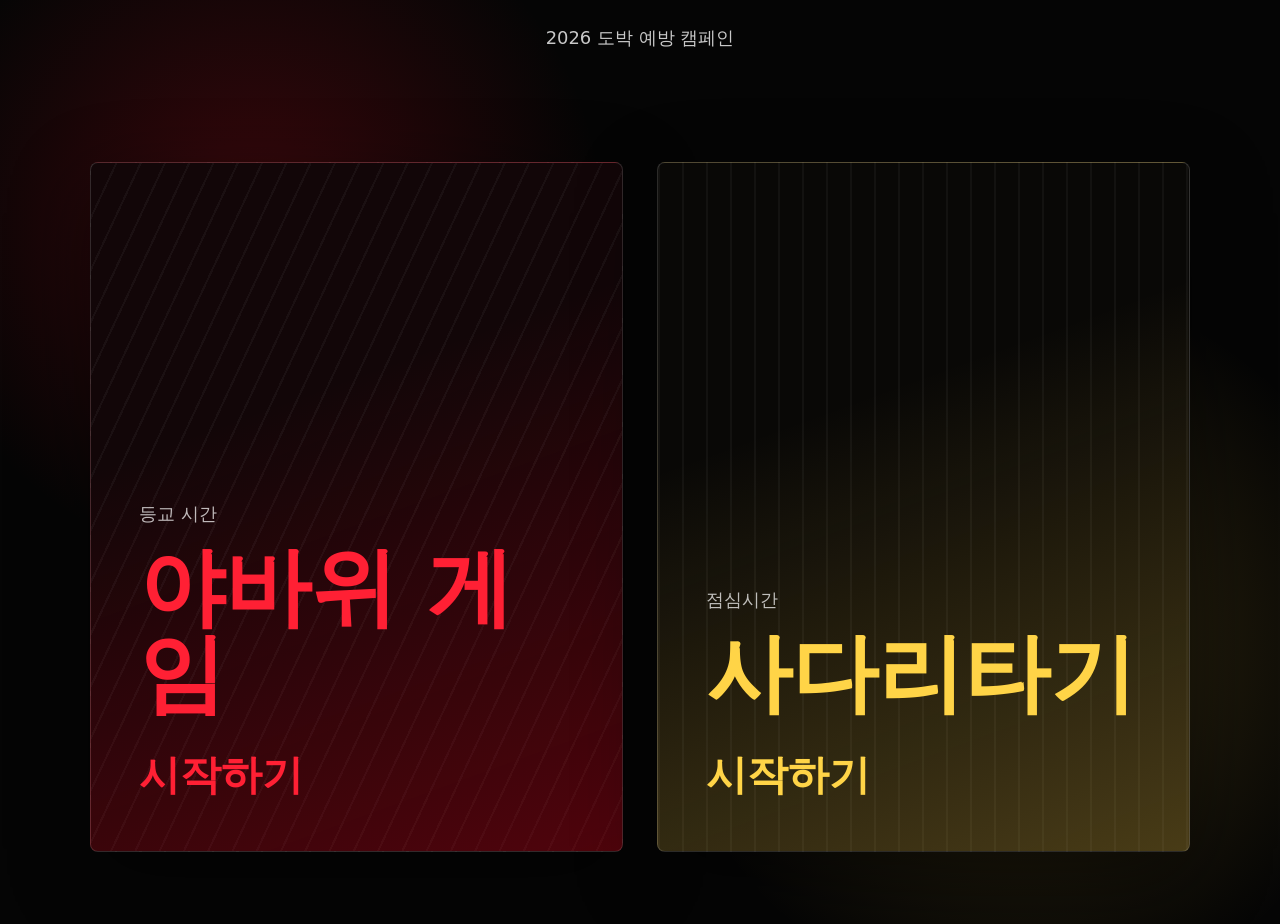
<file: index.html>
<!doctype html>
<html lang="ko">
  <head>
    <meta charset="UTF-8" />
    <meta name="viewport" content="width=device-width, initial-scale=1.0" />
    <title>2026 도박 예방 캠페인</title>
    <link rel="stylesheet" href="styles.css" />
  </head>
  <body>
    <main class="app">
      <section class="screen home-screen active">
        <p class="campaign-label">2026 도박 예방 캠페인</p>
        <div class="home-grid">
          <a class="program-tile shell-tile" href="yabawi.html">
            <span class="tile-time">등교 시간</span>
            <span class="tile-title">야바위 게임</span>
            <span class="tile-action">시작하기</span>
          </a>
          <a class="program-tile ladder-tile" href="ladder.html">
            <span class="tile-time">점심시간</span>
            <span class="tile-title">사다리타기</span>
            <span class="tile-action">시작하기</span>
          </a>
        </div>
      </section>
    </main>
  </body>
</html>
</file>
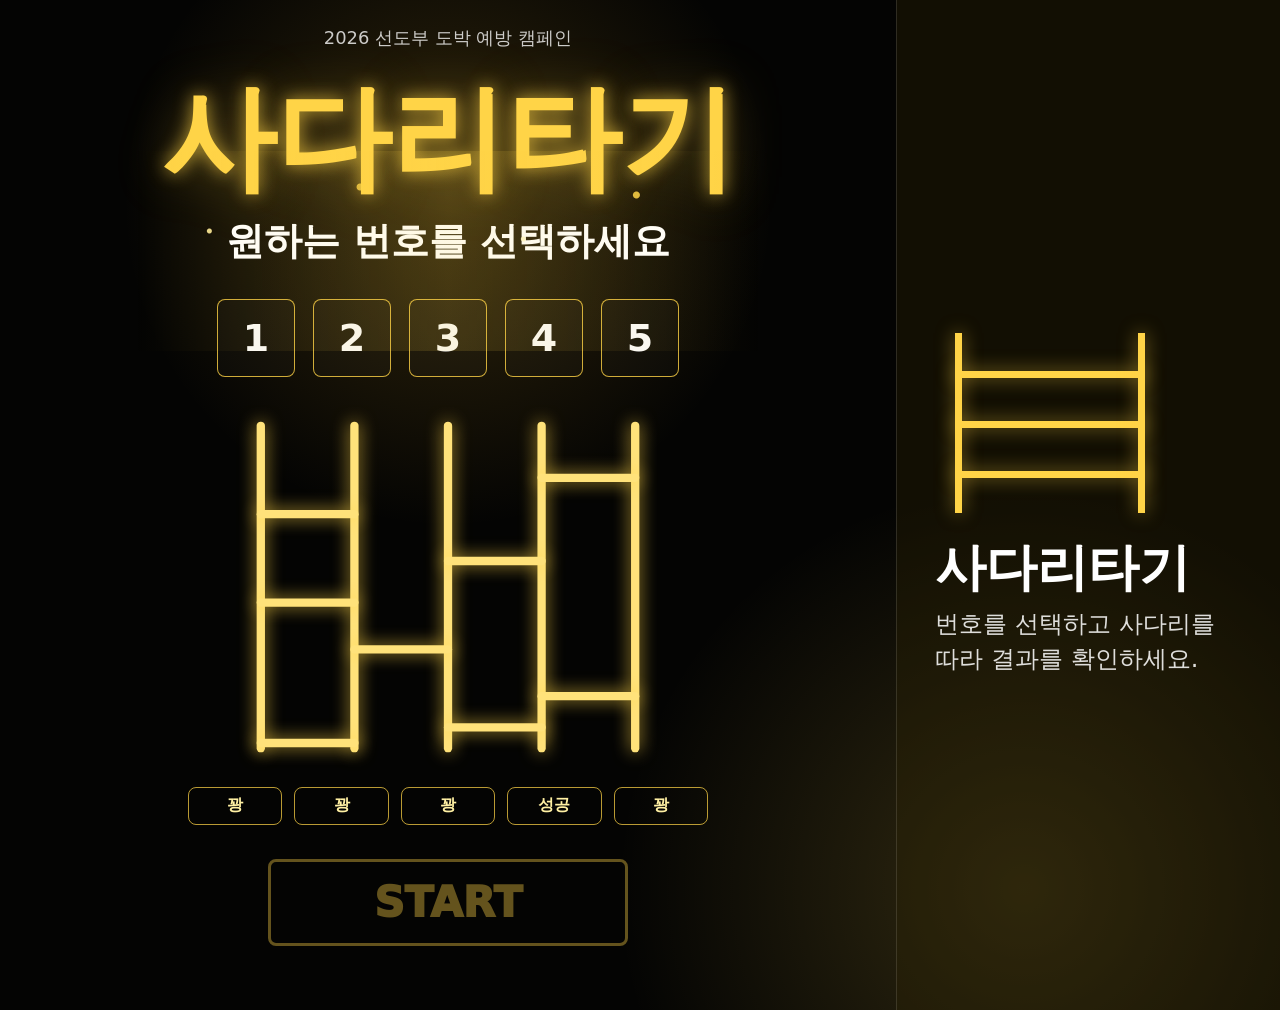
<file: ladder.html>
<!doctype html>
<html lang="ko">
  <head>
    <meta charset="UTF-8" />
    <meta name="viewport" content="width=device-width, initial-scale=1.0" />
    <title>사다리타기</title>
    <link rel="stylesheet" href="styles.css" />
  </head>
  <body>
    <main class="app" data-game="ladder">
      <section class="screen ladder-theme active">
        <div class="layout">
          <article class="stage ladder-stage" aria-live="polite">
            <p class="campaign-label">2026 선도부 도박 예방 캠페인</p>

            <div class="ladder-cover ladder-view active" data-ladder-view="cover">
              <div class="gold-dust" aria-hidden="true"></div>
              <h1>사다리타기</h1>
              <p>원하는 번호를 선택하세요</p>
              <div class="number-row">
                <button class="number-choice" data-number="1">1</button>
                <button class="number-choice" data-number="2">2</button>
                <button class="number-choice" data-number="3">3</button>
                <button class="number-choice" data-number="4">4</button>
                <button class="number-choice" data-number="5">5</button>
              </div>
              <div class="cover-ladder-preview" aria-hidden="true">
                <svg viewBox="0 0 500 360">
                  <g class="ladder-lines">
                    <path d="M70 20 L70 330" />
                    <path d="M160 20 L160 330" />
                    <path d="M250 20 L250 330" />
                    <path d="M340 20 L340 330" />
                    <path d="M430 20 L430 330" />
                    <path d="M340 70 L430 70" />
                    <path d="M70 105 L160 105" />
                    <path d="M250 150 L340 150" />
                    <path d="M70 190 L160 190" />
                    <path d="M160 235 L250 235" />
                    <path d="M340 280 L430 280" />
                    <path d="M250 310 L340 310" />
                    <path d="M70 325 L160 325" />
                  </g>
                </svg>
                <div class="preview-result">
                  <span data-preview-result="1">꽝</span>
                  <span data-preview-result="2">꽝</span>
                  <span data-preview-result="3">꽝</span>
                  <span data-preview-result="4">성공</span>
                  <span data-preview-result="5">꽝</span>
                </div>
              </div>
              <button class="primary-action gold-action" data-ladder-start disabled>START</button>
            </div>

            <div class="ladder-play ladder-view" data-ladder-view="play">
              <div class="ladder-top">
                <span data-ladder-top="1">1</span>
                <span data-ladder-top="2">2</span>
                <span data-ladder-top="3">3</span>
                <span data-ladder-top="4">4</span>
                <span data-ladder-top="5">5</span>
              </div>
              <div class="ladder-board">
                <svg viewBox="0 0 500 520" role="img" aria-label="네온 사다리">
                  <g class="ladder-lines">
                    <path d="M70 20 L70 455" />
                    <path d="M160 20 L160 455" />
                    <path d="M250 20 L250 455" />
                    <path d="M340 20 L340 455" />
                    <path d="M430 20 L430 455" />
                    <path d="M340 88 L430 88" />
                    <path d="M70 130 L160 130" />
                    <path d="M250 190 L340 190" />
                    <path d="M70 245 L160 245" />
                    <path d="M160 300 L250 300" />
                    <path d="M340 355 L430 355" />
                    <path d="M250 378 L340 378" />
                    <path d="M70 392 L160 392" />
                    <path id="riggedBar" class="rigged-bar" d="" />
                  </g>
                  <path id="ladderTrace" class="ladder-trace" d="" />
                  <path id="ladderRiggedTrace" class="ladder-trace rigged-trace" d="" />
                  <circle class="trace-dot" r="8">
                    <animateMotion dur="5s" begin="indefinite" fill="freeze" path="" />
                  </circle>
                </svg>
              </div>
              <div class="result-row">
                <span data-ladder-result="1">꽝</span>
                <span data-ladder-result="2">꽝</span>
                <span data-ladder-result="3">꽝</span>
                <span data-ladder-result="4">성공</span>
                <span data-ladder-result="5">꽝</span>
              </div>
            </div>

            <div class="warning-view ladder-view" data-ladder-view="warning">
              <div class="warning-sign" aria-hidden="true">!</div>
              <h2>속지 마!</h2>
              <p>한 번의 선택이 돌이킬 수 없게 됩니다</p>
              <strong>도박 문제 상담 1336</strong>
              <button class="dark-action" data-reset>처음으로</button>
            </div>
          </article>

          <aside class="guide-panel ladder-guide">
            <div class="guide-ladder" aria-hidden="true">
              <span></span>
              <span></span>
              <span></span>
            </div>
            <h2>사다리타기</h2>
            <p>번호를 선택하고 사다리를 따라 결과를 확인하세요.</p>
          </aside>
        </div>
      </section>
    </main>

    <script src="script.js"></script>
  </body>
</html>
</file>
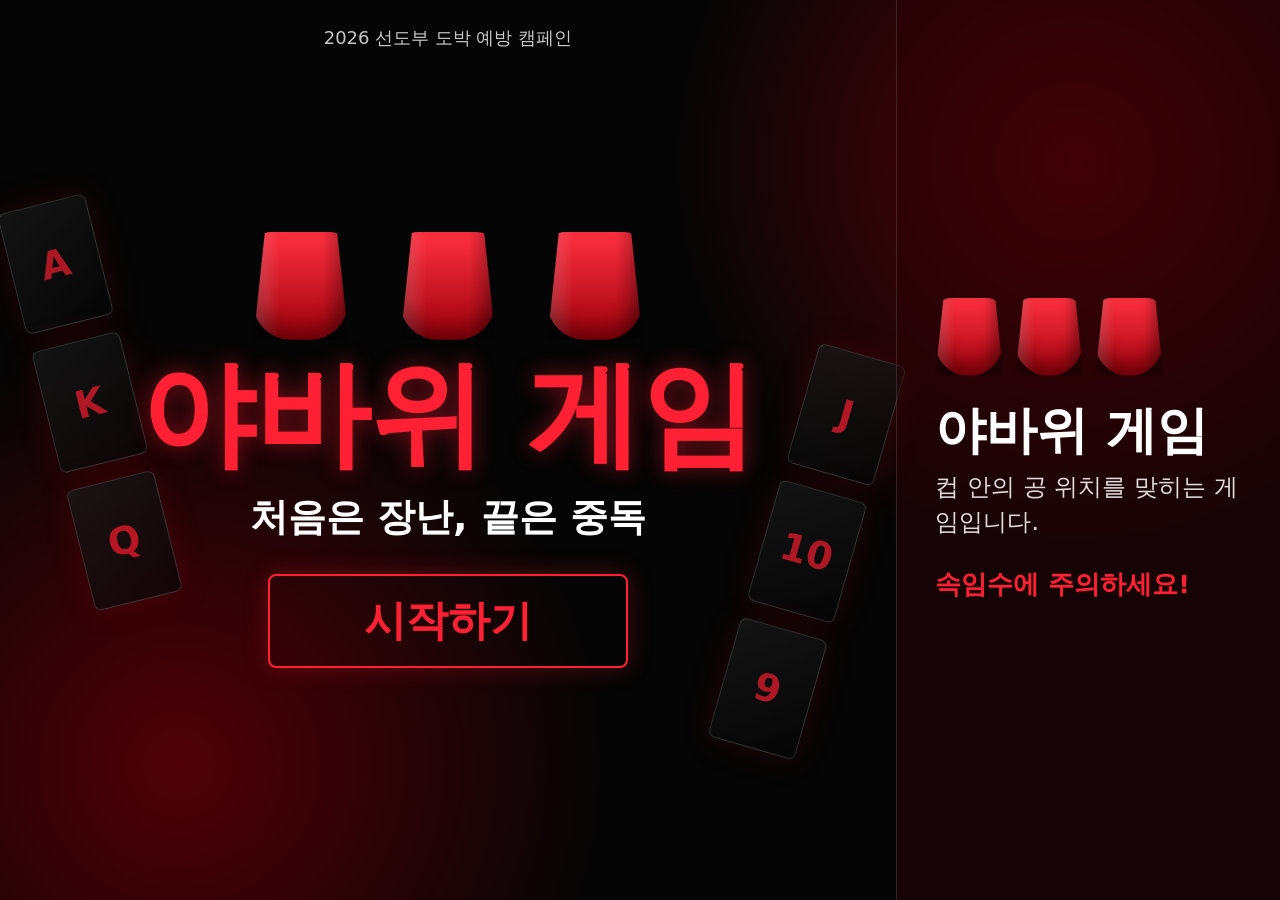
<file: yabawi.html>
<!doctype html>
<html lang="ko">
  <head>
    <meta charset="UTF-8" />
    <meta name="viewport" content="width=device-width, initial-scale=1.0" />
    <title>야바위</title>
    <link rel="stylesheet" href="styles.css" />
  </head>
  <body>
    <main class="app" data-game="shell">
      <section class="screen shell-theme active">
        <div class="layout">
          <article class="stage shell-stage" aria-live="polite">
            <p class="campaign-label">2026 선도부 도박 예방 캠페인</p>

            <div class="shell-cover shell-view active" data-shell-view="cover">
              <div class="casino-deck left-deck" aria-hidden="true">
                <span>A</span>
                <span>K</span>
                <span>Q</span>
              </div>
              <div class="cover-content">
                <div class="cover-cups" aria-hidden="true">
                  <span class="cup small"></span>
                  <span class="cup small"></span>
                  <span class="cup small"></span>
                </div>
                <h1>야바위 게임</h1>
                <p>처음은 장난, 끝은 중독</p>
                <button class="primary-action red-action" data-shell-start>시작하기</button>
              </div>
              <div class="casino-deck right-deck" aria-hidden="true">
                <span>J</span>
                <span>10</span>
                <span>9</span>
              </div>
            </div>

            <div class="shell-pick shell-view" data-shell-view="pick">
              <h2 id="shellPrompt">컵 안의 공이 어디에 있을까요?</h2>
              <div class="cup-row" id="shellCups">
                <button class="cup-choice" data-cup="0" aria-label="왼쪽 컵 선택">
                  <span class="shell-ball" aria-hidden="true"></span>
                  <span class="cup"></span>
                </button>
                <button class="cup-choice" data-cup="1" aria-label="가운데 컵 선택">
                  <span class="shell-ball" aria-hidden="true"></span>
                  <span class="cup"></span>
                </button>
                <button class="cup-choice" data-cup="2" aria-label="오른쪽 컵 선택">
                  <span class="shell-ball" aria-hidden="true"></span>
                  <span class="cup"></span>
                </button>
              </div>
            </div>

            <div class="shell-shuffle shell-view" data-shell-view="shuffle">
              <h2>잘 보고 맞혀보세요!</h2>
              <div class="shuffle-board">
                <span class="metal-ball" aria-hidden="true"></span>
                <span class="moving-cup cup-a"></span>
                <span class="moving-cup cup-b"></span>
                <span class="moving-cup cup-c"></span>
              </div>
            </div>

            <div class="warning-view shell-view" data-shell-view="warning">
              <div class="warning-sign" aria-hidden="true">!</div>
              <h2>속지 마!</h2>
              <p>도박은 조작될 수 있습니다</p>
              <strong>도박 문제 상담 1336</strong>
              <button class="dark-action" data-reset>처음으로</button>
            </div>
          </article>

          <aside class="guide-panel shell-guide">
            <div class="guide-visual" aria-hidden="true">
              <span class="cup tiny"></span>
              <span class="cup tiny"></span>
              <span class="cup tiny"></span>
            </div>
            <h2>야바위 게임</h2>
            <p>컵 안의 공 위치를 맞히는 게임입니다.</p>
            <strong>속임수에 주의하세요!</strong>
          </aside>
        </div>
      </section>
    </main>

    <script src="script.js"></script>
  </body>
</html>
</file>
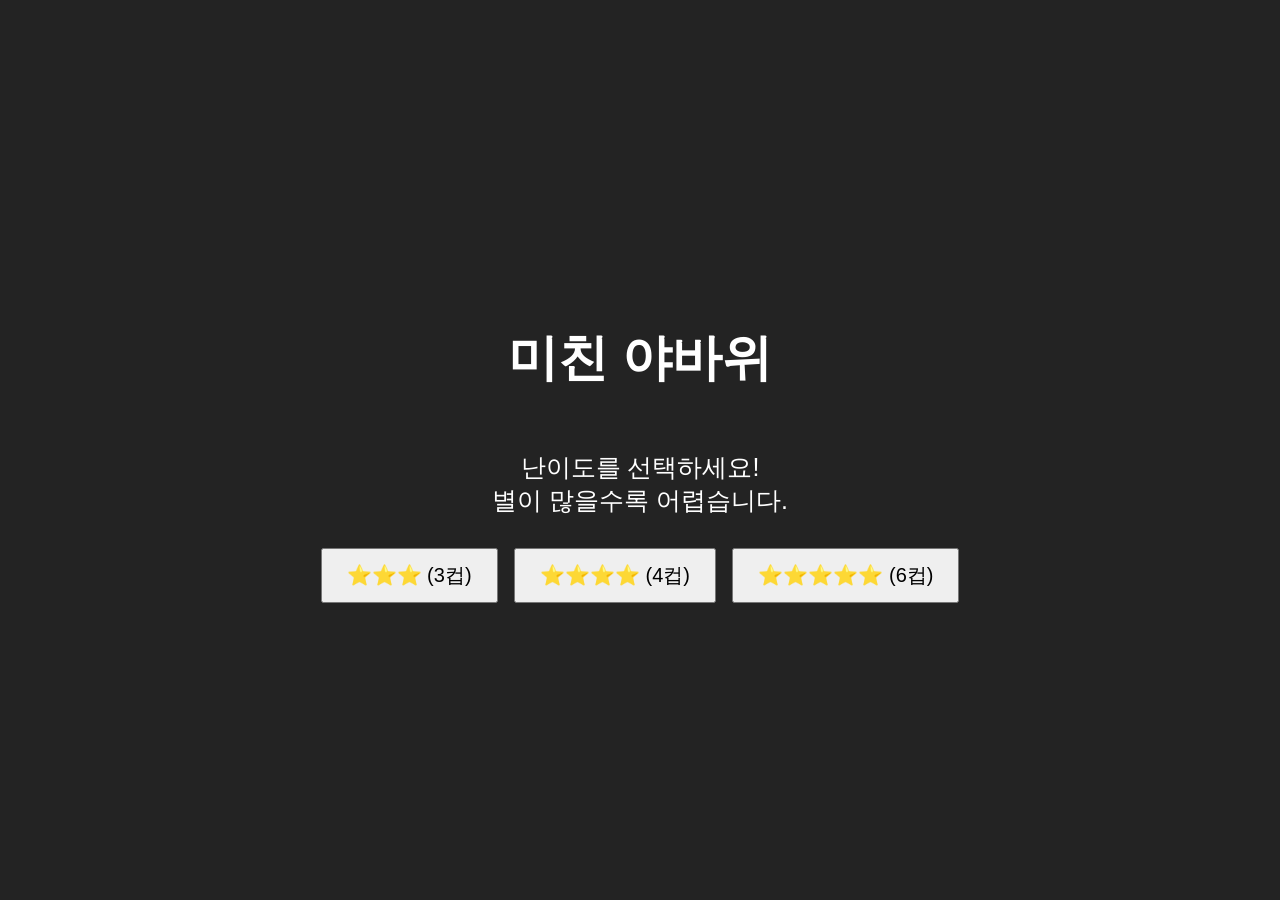
<file: yr.html>
<!DOCTYPE html>
<html lang="ko">
<head>
  <meta charset="UTF-8" />
  <title>야바위 게임</title>
  <style>
    body {
        background-color: rgb(35, 35, 35);
      font-family: Arial, sans-serif;
      display: flex;
      flex-direction: column;
      align-items: center;
      justify-content: center;
      min-height: 100vh;
      margin: 0;
      text-align: center;
    }

    .hidden { display: none; }
    .cups {
      display: flex;
      justify-content: center;
      align-items: flex-start;
      gap: 20px;
      margin: 30px 0;
      position: relative;
      height: 220px;
    }

    .cup {
      width: 160px;
      height: 200px;
      background: rgb(194, 194, 194);
      color: white;
      font-size: 32px;
      display: flex;
      align-items: center;
      justify-content: center;
      cursor: pointer;
      border-radius: 8px;
      user-select: none;
      position: relative;
      transition: transform 0.3s ease;
    }

    button {
      margin: 6px;
      padding: 8px 16px;
    }

    img {
      width: 100%;
      height: 100%;
      object-fit: contain;
      border-radius: 8px;
    }
  </style>
</head>
<body>

<h1 style="color: white;font-size: 50px;">미친 야바위</h1>

<div id="select">
  <p style="color:white;font-size: 25px;">난이도를 선택하세요!<br>별이 많을수록 어렵습니다.</p>
  <button style="font-size:20px; padding:12px 24px;" onclick="setLevel('easy')">⭐️⭐️⭐️ (3컵)</button>
  <button style="font-size:20px; padding:12px 24px;" onclick="setLevel('medium')">⭐️⭐️⭐️⭐️ (4컵)</button>
  <button style="font-size:20px; padding:12px 24px;" onclick="setLevel('hard')">⭐️⭐️⭐️⭐️⭐️ (6컵)</button>
</div>

<div id="game" class="hidden">
  <div class="cups" id="cups"></div>
  <button style="font-size:20px; padding:12px 24px;" id="startBtn">게임 시작</button>
  <p style="color: white;" id="result"></p>
</div>

<script>
let level = null;
let cupCount = 0;
let cups = [];
let shuffling = false;
let finished = false;

const speedMap = { easy: 300, medium: 260, hard: 210 };
const shuffleCounts = { easy: 20, medium: 40, hard: 60 };

const selectDiv = document.getElementById('select');
const gameDiv = document.getElementById('game');
const cupsDiv = document.getElementById('cups');
const startBtn = document.getElementById('startBtn');
const resultP = document.getElementById('result');

function setLevel(lv) {
  level = lv;
  cupCount = lv === 'easy' ? 3 : lv === 'medium' ? 4 : 6;
  initGame();
  selectDiv.classList.add('hidden');
  gameDiv.classList.remove('hidden');
}

function initGame() {
  cups = Array.from({ length: cupCount }, (_, i) => ({ id: i, hasReward: false }));
  const rewardIndex = Math.floor(Math.random() * cupCount);
  cups[rewardIndex].hasReward = true;
  finished = false;
  resultP.textContent = '게임 시작을 누르시면 컵이 섞입니다!';
  startBtn.style.display = 'inline-block';
  renderCups(true); // 게임 시작 전 보상 보이기
}

function renderCups(showReward, selectedIndex = -1) {
  cupsDiv.innerHTML = '';
  cups.forEach((cup, idx) => {
    const div = document.createElement('div');
    div.className = 'cup';
    
    // 사용자가 선택한 컵인 경우 배경색 변경
    if (idx === selectedIndex) {
      div.style.backgroundColor = '#f39c12'; // 강조하고 싶은 색상
      div.style.border = '4px solid white'; // 테두리까지 추가하면 더 명확합니다
    }

    if (showReward && cup.hasReward) {
      const img = document.createElement('img');
      img.src = 'reward.png';
      div.appendChild(img);
    } else {
      div.textContent = '🥤';
      div.style.fontSize = '130px';
    }
    div.onclick = () => selectCup(cups.indexOf(cup));
    cupsDiv.appendChild(div);
  });
}

function selectCup(index) {
  if (!finished || shuffling) return;
  finished = false;
  
  if (cups[index].hasReward) {
    resultP.textContent = '정답! 🎉';
  } else {
    resultP.textContent = '틀렸습니다 😢';
  }
  
  // 두 번째 인자로 클릭한 index를 전달합니다
  renderCups(true, index);
  startBtn.style.display = 'inline-block';
}
  

startBtn.onclick = () => {
  if (shuffling) return;
  finished = false;
  resultP.textContent = '컵을 섞고 있습니다...';
  startBtn.style.display = 'none';
  renderCups(false); // 버튼 누르면 보상 숨김
  shuffleAnimation();
};

// 두 컵의 위치를 물리적으로 교체하는 함수
function swapCups(i, j) {
  return new Promise((resolve) => {
    const cupElements = document.querySelectorAll('.cup');
    const cupI = cupElements[i];
    const cupJ = cupElements[j];

    // 현재 위치의 차이(거리) 계산
    const rectI = cupI.getBoundingClientRect();
    const rectJ = cupJ.getBoundingClientRect();
    const distance = rectJ.left - rectI.left;

    // 부드러운 이동을 위한 트랜지션 설정
    const duration = speedMap[level];
    cupI.style.transition = `transform ${duration}ms ease-in-out`;
    cupJ.style.transition = `transform ${duration}ms ease-in-out`;

    // 시각적으로 이동
    cupI.style.transform = `translateX(${distance}px)`;
    cupJ.style.transform = `translateX(${-distance}px)`;

    // 애니메이션이 끝나면 실제 DOM 순서 교체
    setTimeout(() => {
      // 트랜지션 초기화 및 transform 제거
      cupI.style.transition = 'none';
      cupJ.style.transition = 'none';
      cupI.style.transform = '';
      cupJ.style.transform = '';

      // 배열 데이터 교체
      [cups[i], cups[j]] = [cups[j], cups[i]];

      // HTML 요소 실제 위치 교체 (i가 j보다 앞에 있다고 가정)
      const nextI = cupI.nextSibling;
      const nextJ = cupJ.nextSibling;
      
      if (nextI === cupJ) {
        cupsDiv.insertBefore(cupJ, cupI);
      } else {
        cupsDiv.insertBefore(cupI, nextJ);
        cupsDiv.insertBefore(cupJ, nextI);
      }
      
      resolve();
    }, duration);
  });
}

// 셔플 애니메이션 메인 함수
async function shuffleAnimation() {
  shuffling = true;
  let moves = shuffleCounts[level];

  for (let k = 0; k < moves; k++) {
    const i = Math.floor(Math.random() * cupCount);
    let j = Math.floor(Math.random() * cupCount);
    while (j === i) j = Math.floor(Math.random() * cupCount);

    // 한 번의 교체가 끝날 때까지 기다림
    await swapCups(i, j);
  }

  shuffling = false;
  finished = true;
  resultP.textContent = '컵을 선택하세요!';
}

function selectCup(index) {
  if (!finished || shuffling) return;
  finished = false;
  if (cups[index].hasReward) {
    resultP.textContent = '정답! 🎉';
  } else {
    resultP.textContent = '틀렸습니다 😢';
  }
  renderCups(true);
  startBtn.style.display = 'inline-block';
}
</script>

</body>
</html>
</file>
<file: styles.css>
:root {
  color-scheme: dark;
  font-family: "Pretendard", "Apple SD Gothic Neo", "Noto Sans KR", system-ui, sans-serif;
  background: #050505;
  color: #fff;
}

* {
  box-sizing: border-box;
}

html,
body {
  width: 100%;
  min-height: 100%;
  margin: 0;
}

body {
  overflow-x: hidden;
  background: #050505;
}

button,
a {
  -webkit-tap-highlight-color: transparent;
}

button {
  font: inherit;
  cursor: pointer;
}

a {
  color: inherit;
  text-decoration: none;
}

.app,
.screen {
  min-height: 100vh;
}

.screen {
  display: none;
  position: relative;
  overflow: hidden;
}

.screen.active {
  display: block;
}

.campaign-label {
  position: absolute;
  top: clamp(16px, 2vw, 26px);
  left: 50%;
  z-index: 5;
  margin: 0;
  transform: translateX(-50%);
  color: rgba(255, 255, 255, 0.78);
  font-size: clamp(13px, 1.4vw, 18px);
  font-weight: 300;
  letter-spacing: 0;
  white-space: nowrap;
}

.home-screen {
  padding: clamp(28px, 6vw, 72px);
  background:
    radial-gradient(circle at 20% 24%, rgba(207, 15, 30, 0.26), transparent 28%),
    radial-gradient(circle at 80% 70%, rgba(233, 188, 56, 0.2), transparent 30%),
    #050505;
}

.home-grid {
  display: grid;
  grid-template-columns: repeat(2, minmax(0, 1fr));
  gap: clamp(18px, 3vw, 34px);
  width: min(1100px, 100%);
  min-height: calc(100vh - 120px);
  margin: 0 auto;
  padding-top: clamp(54px, 8vw, 90px);
}

.program-tile {
  display: flex;
  min-height: 520px;
  flex-direction: column;
  align-items: flex-start;
  justify-content: flex-end;
  border: 1px solid rgba(255, 255, 255, 0.14);
  border-radius: 8px;
  padding: clamp(24px, 4vw, 48px);
  text-align: left;
  box-shadow: 0 24px 80px rgba(0, 0, 0, 0.42);
}

.shell-tile {
  background:
    linear-gradient(160deg, transparent 35%, rgba(210, 0, 20, 0.32)),
    repeating-linear-gradient(115deg, rgba(255, 255, 255, 0.04) 0 2px, transparent 2px 22px),
    #120608;
}

.ladder-tile {
  background:
    linear-gradient(160deg, transparent 35%, rgba(235, 192, 66, 0.28)),
    repeating-linear-gradient(90deg, rgba(255, 255, 255, 0.04) 0 2px, transparent 2px 24px),
    #090806;
}

.tile-time {
  color: rgba(255, 255, 255, 0.72);
  font-size: 18px;
}

.tile-title {
  margin-top: 18px;
  color: #ff2034;
  font-size: clamp(42px, 7vw, 86px);
  font-weight: 900;
  line-height: 1;
}

.ladder-tile .tile-title,
.ladder-tile .tile-action {
  color: #ffd447;
}

.tile-copy {
  margin-top: 18px;
  font-size: clamp(20px, 2.4vw, 31px);
  font-weight: 700;
}

.tile-action {
  margin-top: 32px;
  color: #ff2034;
  font-size: clamp(26px, 3.2vw, 42px);
  font-weight: 900;
}

.layout {
  display: grid;
  grid-template-columns: 7fr 3fr;
  min-height: 100vh;
}

.app.game-running .layout {
  grid-template-columns: 1fr;
}

.app.game-running .guide-panel {
  display: none;
}

.stage {
  position: relative;
  min-width: 0;
  min-height: 100vh;
}

.guide-panel {
  display: flex;
  position: relative;
  min-width: 0;
  min-height: 100vh;
  flex-direction: column;
  justify-content: center;
  padding: clamp(22px, 3vw, 44px);
  border-left: 1px solid rgba(255, 255, 255, 0.12);
}

.guide-panel h2 {
  margin: 28px 0 14px;
  font-size: clamp(30px, 4vw, 54px);
  line-height: 1.02;
}

.guide-panel p {
  margin: 0;
  color: rgba(255, 255, 255, 0.86);
  font-size: clamp(17px, 1.9vw, 24px);
  line-height: 1.45;
}

.guide-panel strong {
  margin-top: 28px;
  color: #ff2034;
  font-size: clamp(20px, 2vw, 30px);
}

.shell-theme {
  background:
    radial-gradient(circle at 14% 85%, rgba(88, 0, 8, 0.9), transparent 32%),
    radial-gradient(circle at 84% 18%, rgba(148, 0, 13, 0.56), transparent 31%),
    #050505;
}

.ladder-theme {
  background:
    radial-gradient(circle at 35% 20%, rgba(231, 176, 44, 0.2), transparent 28%),
    radial-gradient(circle at 80% 88%, rgba(255, 214, 77, 0.18), transparent 30%),
    #040403;
}

.shell-view,
.ladder-view {
  display: none;
  min-height: 100vh;
}

.shell-view.active,
.ladder-view.active {
  display: flex;
}

.shell-cover,
.ladder-cover,
.shell-pick,
.shell-shuffle,
.ladder-play,
.warning-view {
  position: relative;
  align-items: center;
  justify-content: center;
  padding: clamp(24px, 5vw, 70px);
}

.ladder-cover {
  flex-direction: column;
  text-align: center;
}

.cover-content {
  position: relative;
  z-index: 2;
  text-align: center;
}

.shell-cover h1,
.ladder-cover h1 {
  margin: 18px 0 0;
  font-size: clamp(58px, 9vw, 132px);
  font-weight: 950;
  line-height: 0.98;
}

.shell-cover h1 {
  color: #ff2034;
  text-shadow: 0 0 22px rgba(255, 24, 48, 0.48);
}

.ladder-cover h1 {
  color: #ffd447;
  text-shadow: 0 0 18px rgba(255, 212, 71, 0.72), 0 0 54px rgba(255, 212, 71, 0.36);
  white-space: nowrap;
}

.shell-cover p,
.ladder-cover p {
  margin: 22px 0 0;
  font-size: clamp(24px, 3vw, 44px);
  font-weight: 800;
  max-width: min(760px, 92vw);
  line-height: 1.24;
}

.primary-action {
  min-width: min(360px, 100%);
  margin-top: 34px;
  border-radius: 8px;
  padding: 16px 30px;
  background: transparent;
  font-size: clamp(26px, 3.3vw, 48px);
  font-weight: 950;
}

.red-action {
  border: 2px solid #ff2034;
  color: #ff2034;
  box-shadow: 0 0 24px rgba(255, 32, 52, 0.25);
}

.gold-action {
  border: 3px solid #ffd447;
  color: #ffd447;
  box-shadow: 0 0 28px rgba(255, 212, 71, 0.3);
}

.gold-action:disabled {
  opacity: 0.38;
  cursor: not-allowed;
  box-shadow: none;
}

.casino-deck {
  display: grid;
  position: absolute;
  gap: 18px;
  opacity: 0.68;
}

.left-deck {
  left: 5%;
  top: 22%;
  transform: rotate(-14deg);
}

.right-deck {
  right: 5%;
  bottom: 16%;
  transform: rotate(16deg);
}

.casino-deck span {
  display: grid;
  width: clamp(56px, 7vw, 90px);
  aspect-ratio: 0.72;
  place-items: center;
  border: 1px solid rgba(255, 255, 255, 0.22);
  border-radius: 7px;
  background: linear-gradient(145deg, #1b1b1b, #060606);
  color: #ff2034;
  font-size: clamp(22px, 3vw, 38px);
  font-weight: 900;
  box-shadow: 0 0 32px rgba(255, 0, 24, 0.18);
}

.cover-cups,
.cup-row,
.number-row,
.ladder-top,
.result-row {
  display: flex;
  align-items: center;
  justify-content: center;
}

.cover-cups,
.cup-row {
  gap: clamp(18px, 5vw, 52px);
}

.cup-choice {
  display: grid;
  position: relative;
  width: clamp(110px, 16vw, 190px);
  aspect-ratio: 1;
  place-items: center;
  border: 0;
  background: transparent;
  transition: transform 260ms ease;
}

.cup-choice .cup {
  position: relative;
  z-index: 2;
  transition: transform 520ms ease;
}

.shell-ball {
  position: absolute;
  left: 50%;
  bottom: 18%;
  z-index: 1;
  width: clamp(34px, 5vw, 54px);
  aspect-ratio: 1;
  border-radius: 50%;
  background: radial-gradient(circle at 32% 26%, #fff, #bfc2c8 30%, #5a5f6a 72%, #20242c);
  box-shadow: 0 0 28px rgba(255, 255, 255, 0.25);
  opacity: 0;
  transform: translateX(-50%);
}

.cup-choice.reveal-reward .shell-ball {
  opacity: 1;
}

.cup-choice.reveal-reward .cup {
  transform: translateY(-72%);
}

.cup-choice.selected-cup {
  transform: translateY(-8px);
}

.cup {
  display: block;
  width: clamp(80px, 12vw, 142px);
  height: clamp(92px, 13vw, 158px);
  border-radius: 18px 18px 38px 38px;
  background:
    linear-gradient(90deg, rgba(255, 255, 255, 0.2), transparent 28% 72%, rgba(0, 0, 0, 0.28)),
    linear-gradient(#ff3041, #9d000c);
  box-shadow: inset 0 -12px 20px rgba(0, 0, 0, 0.34), 0 16px 34px rgba(0, 0, 0, 0.5);
  clip-path: polygon(12% 0, 88% 0, 100% 100%, 0 100%);
}

.cup.small {
  width: clamp(62px, 8vw, 95px);
  height: clamp(70px, 9vw, 108px);
}

.cup.tiny {
  width: 68px;
  height: 78px;
}

.shell-pick,
.shell-shuffle {
  flex-direction: column;
}

.shell-pick h2,
.shell-shuffle h2 {
  margin: 0 0 clamp(34px, 7vw, 82px);
  font-size: clamp(32px, 5vw, 72px);
  text-align: center;
}

.shuffle-board {
  position: relative;
  width: min(720px, 86vw);
  height: min(330px, 42vw);
  min-height: 220px;
}

.metal-ball {
  position: absolute;
  left: 50%;
  bottom: 58px;
  z-index: 1;
  width: clamp(34px, 5vw, 54px);
  aspect-ratio: 1;
  border-radius: 50%;
  background: radial-gradient(circle at 32% 26%, #fff, #bfc2c8 30%, #5a5f6a 72%, #20242c);
  transform: translateX(-50%);
  opacity: 0;
  transition: opacity 0.25s ease;
  box-shadow: 0 0 28px rgba(255, 255, 255, 0.22);
}

.moving-cup {
  position: absolute;
  bottom: 18px;
  z-index: 2;
  width: clamp(96px, 16vw, 154px);
  height: clamp(112px, 18vw, 176px);
  border-radius: 18px 18px 40px 40px;
  background:
    linear-gradient(90deg, rgba(255, 255, 255, 0.2), transparent 30% 70%, rgba(0, 0, 0, 0.28)),
    linear-gradient(#ff3041, #8f000a);
  clip-path: polygon(12% 0, 88% 0, 100% 100%, 0 100%);
  box-shadow: 0 18px 40px rgba(0, 0, 0, 0.5);
  transition: transform 0.7s ease, left 0.7s ease, right 0.7s ease;
}

.cup-a {
  left: 6%;
}

.cup-b {
  left: 50%;
  transform: translateX(-50%);
}

.cup-c {
  right: 6%;
}

.shell-shuffle.reveal-ball .metal-ball,
.shell-shuffle.cover-ball .metal-ball {
  opacity: 1;
}

.shell-shuffle.reveal-ball .cup-b {
  transform: translate(-50%, -128px);
}

.shell-shuffle.is-shuffling .cup-a {
  animation: cupA 1.2s ease-in-out infinite alternate;
}

.shell-shuffle.is-shuffling .cup-b {
  animation: cupB 1s ease-in-out infinite alternate;
}

.shell-shuffle.is-shuffling .cup-c {
  animation: cupC 1.1s ease-in-out infinite alternate;
}

@keyframes cupA {
  to {
    left: 42%;
  }
}

@keyframes cupB {
  to {
    left: 22%;
  }
}

@keyframes cupC {
  to {
    right: 38%;
  }
}

.shell-guide {
  background: rgba(40, 0, 5, 0.46);
}

.guide-visual {
  display: flex;
  gap: 12px;
  align-items: flex-end;
}

.ladder-guide {
  background: rgba(44, 34, 5, 0.36);
}

.guide-ladder {
  position: relative;
  width: min(230px, 100%);
  height: 180px;
}

.guide-ladder::before,
.guide-ladder::after,
.guide-ladder span {
  content: "";
  position: absolute;
  background: #ffd447;
  box-shadow: 0 0 18px rgba(255, 212, 71, 0.55);
}

.guide-ladder::before,
.guide-ladder::after {
  top: 0;
  width: 7px;
  height: 100%;
}

.guide-ladder::before {
  left: 20px;
}

.guide-ladder::after {
  right: 20px;
}

.guide-ladder span {
  left: 20px;
  width: calc(100% - 40px);
  height: 7px;
}

.guide-ladder span:nth-child(1) {
  top: 38px;
}

.guide-ladder span:nth-child(2) {
  top: 88px;
}

.guide-ladder span:nth-child(3) {
  top: 138px;
}

.gold-dust {
  position: absolute;
  inset: 15% 15% auto;
  height: 200px;
  pointer-events: none;
  background:
    radial-gradient(circle at 12% 40%, rgba(255, 236, 151, 0.9) 0 2px, transparent 3px),
    radial-gradient(circle at 36% 18%, rgba(255, 212, 71, 0.8) 0 3px, transparent 4px),
    radial-gradient(circle at 62% 44%, rgba(255, 244, 190, 0.9) 0 2px, transparent 3px),
    radial-gradient(circle at 80% 22%, rgba(255, 212, 71, 0.85) 0 3px, transparent 4px),
    linear-gradient(90deg, transparent, rgba(255, 212, 71, 0.15), transparent);
  filter: blur(0.2px);
}

.number-row {
  gap: clamp(10px, 1.5vw, 18px);
  margin-top: 34px;
}

.number-choice,
.ladder-top span,
.result-row span {
  display: grid;
  place-items: center;
  border: 1px solid rgba(255, 212, 71, 0.8);
  border-radius: 8px;
  color: rgba(255, 255, 255, 0.98);
  font-weight: 850;
}

.number-choice {
  width: clamp(48px, 7vw, 78px);
  aspect-ratio: 1;
  background: rgba(255, 255, 255, 0.02);
  font-size: clamp(22px, 3vw, 38px);
}

.number-choice.selected {
  background: #ffd400;
  color: #050505;
  border-color: #ffd400;
}

.cover-ladder-preview {
  width: min(520px, 86%);
  margin-top: clamp(18px, 3vw, 28px);
}

.cover-ladder-preview svg {
  display: block;
  width: 100%;
  height: auto;
}

.preview-result {
  display: flex;
  gap: clamp(7px, 1vw, 12px);
  margin-top: 8px;
}

.preview-result span {
  display: grid;
  flex: 1;
  min-height: 38px;
  place-items: center;
  border: 1px solid rgba(255, 212, 71, 0.72);
  border-radius: 8px;
  color: #fff0a3;
  font-weight: 850;
}

.ladder-play {
  flex-direction: column;
  gap: clamp(12px, 2vw, 22px);
}

.ladder-top,
.result-row {
  width: min(660px, 92%);
  gap: clamp(8px, 1.4vw, 16px);
}

.ladder-top span,
.result-row span {
  flex: 1;
  min-height: 48px;
  font-size: clamp(19px, 2.5vw, 32px);
}

.ladder-top span.active {
  background: #ff263d;
  border-color: #ff263d;
  color: #fff;
  box-shadow: 0 0 18px rgba(255, 38, 61, 0.75);
}

.result-row span {
  min-height: 58px;
  color: #fff0a3;
}

.result-row span.active {
  background: rgba(255, 38, 61, 0.16);
  border-color: #ff263d;
  color: #ff263d;
  box-shadow: 0 0 18px rgba(255, 38, 61, 0.6);
}

.result-row span.rigged {
  animation: riggedResult 0.24s linear 4;
}

.ladder-board {
  width: min(660px, 92%);
}

.ladder-board svg {
  display: block;
  width: 100%;
  height: auto;
  overflow: visible;
}

.ladder-lines path {
  fill: none;
  stroke: #ffe27a;
  stroke-width: 8;
  stroke-linecap: round;
  filter: drop-shadow(0 0 8px rgba(255, 212, 71, 0.75));
}

.ladder-lines path.active {
  stroke: #ff263d;
  filter: drop-shadow(0 0 12px rgba(255, 38, 61, 0.9));
}

.ladder-lines .rigged-bar {
  opacity: 0;
  visibility: hidden;
  stroke: #ffe27a;
  stroke-width: 8;
  filter: drop-shadow(0 0 8px rgba(255, 212, 71, 0.75));
}

.ladder-lines .rigged-bar.active {
  opacity: 1;
  visibility: visible;
}

.ladder-trace {
  fill: none;
  stroke: #ff263d;
  stroke-width: 11;
  stroke-linecap: round;
  stroke-dasharray: 1;
  stroke-dashoffset: 1;
  opacity: 0;
  filter: drop-shadow(0 0 12px rgba(255, 38, 61, 0.95));
}

.ladder-trace.play {
  opacity: 1;
}

.rigged-trace {
  opacity: 0;
  transition: none;
}

.trace-dot {
  fill: #ff263d;
  filter: drop-shadow(0 0 12px rgba(255, 38, 61, 1));
}

@keyframes riggedResult {
  50% {
    transform: scale(1.08);
    background: rgba(255, 38, 61, 0.32);
  }
}

.warning-view {
  min-height: 100vh;
  flex-direction: column;
  background: #ffd51e;
  color: #050505;
  text-align: center;
}

.warning-sign {
  position: relative;
  display: grid;
  width: clamp(86px, 12vw, 140px);
  aspect-ratio: 1.12;
  place-items: center;
  margin-bottom: clamp(18px, 3vw, 34px);
  color: #050505;
  font-size: clamp(48px, 7vw, 82px);
  font-weight: 950;
  clip-path: polygon(50% 0, 100% 92%, 0 92%);
  background: #050505;
}

.warning-sign::before {
  content: "";
  position: absolute;
  inset: 8px;
  z-index: -1;
  clip-path: polygon(50% 0, 100% 92%, 0 92%);
  background: #ffe672;
}

.warning-view h2 {
  margin: 0;
  color: #e50016;
  font-size: clamp(70px, 12vw, 170px);
  font-weight: 1000;
  line-height: 0.95;
}

.warning-view p {
  margin: 24px 0 0;
  font-size: clamp(26px, 4vw, 58px);
  font-weight: 900;
}

.warning-view strong {
  position: absolute;
  left: 50%;
  bottom: clamp(28px, 4vw, 48px);
  transform: translateX(-50%);
  font-size: clamp(20px, 2.6vw, 38px);
  white-space: nowrap;
}

.dark-action {
  margin-top: 34px;
  border: 2px solid #050505;
  border-radius: 8px;
  padding: 12px 24px;
  background: transparent;
  color: #050505;
  font-size: 20px;
  font-weight: 900;
}

@media (max-width: 820px) {
  .home-grid,
  .layout {
    grid-template-columns: 1fr;
  }

  .program-tile {
    min-height: 360px;
  }

  .guide-panel {
    min-height: auto;
    border-left: 0;
    border-top: 1px solid rgba(255, 255, 255, 0.12);
  }

  .stage,
  .shell-view,
  .ladder-view {
    min-height: 76vh;
  }

  .casino-deck {
    display: none;
  }

  .warning-view strong {
    position: static;
    margin-top: 28px;
    transform: none;
  }
}
</file>
